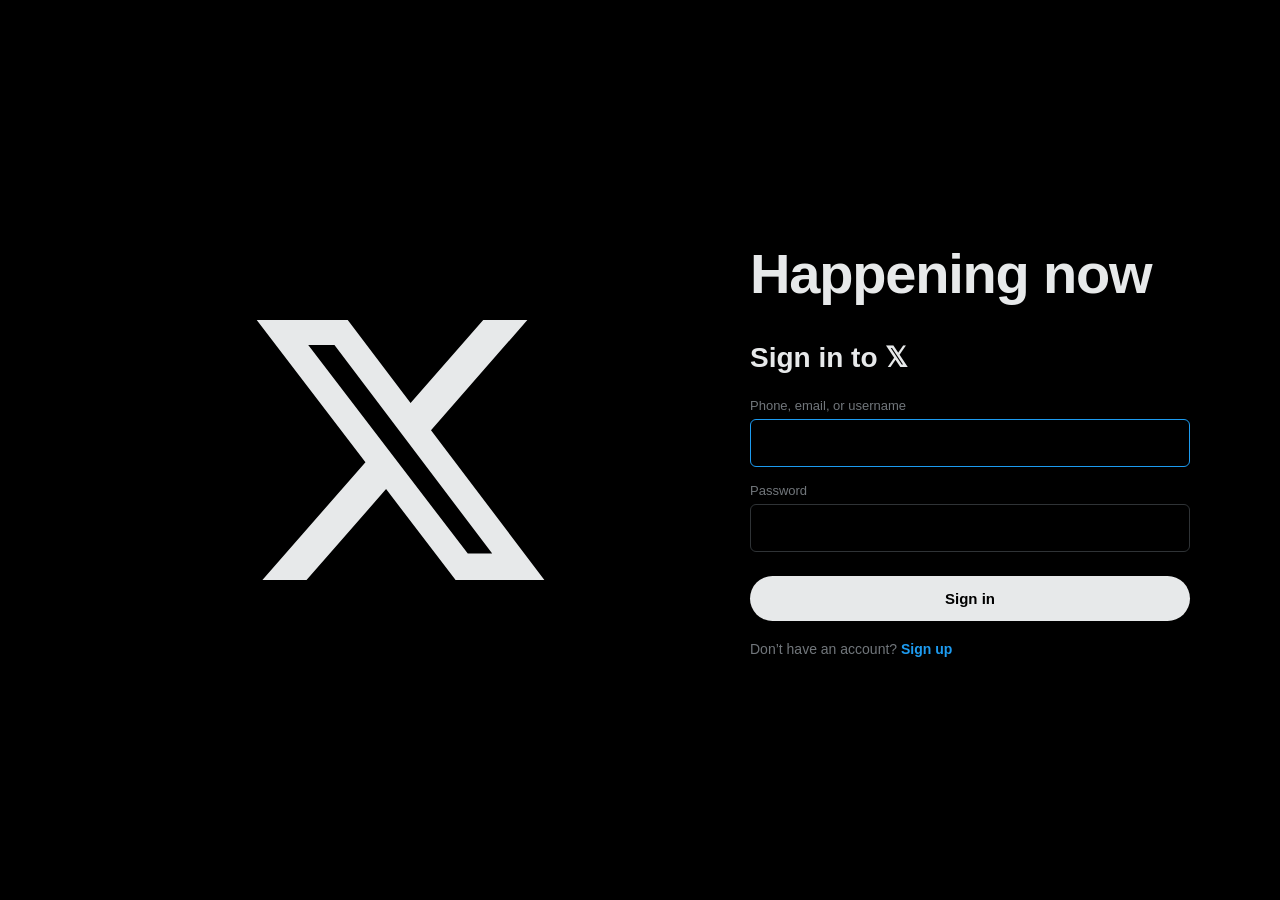
<file: index.html>
<!doctype html>
<html lang="en">
<head>
  <meta charset="UTF-8">
  <meta name="viewport" content="width=device-width, initial-scale=1.0">
  <title>𝕏. It’s what’s happening / 𝕏</title>
  <link rel="stylesheet" href="css/style.css">
</head>
<body style="overflow-x:hidden;">

<div class="auth-fullscreen">
  <div class="auth-split-wrapper">
    <!-- Left Hero Logo -->
    <div class="auth-hero-left">
      <svg viewBox="0 0 24 24" aria-hidden="true" class="icon icon-x"><g><path d="M18.244 2.25h3.308l-7.227 8.26 8.502 11.24H16.17l-5.214-6.817L4.99 21.75H1.68l7.73-8.835L1.254 2.25H8.08l4.713 6.231zm-1.161 17.52h1.833L7.084 4.126H5.117z" fill="currentColor"></path></g></svg>
    </div>

    <!-- Right Auth Form Card -->
    <div class="auth-form-right">
      <h1 class="auth-title-large">Happening now</h1>
      <h2 class="auth-subtitle" id="formHeaderTitle">Sign in to 𝕏</h2>

      <div class="auth-error-banner" id="errorNote"></div>

      <!-- Sign In Form -->
      <form id="loginForm" class="auth-form-card">
        <div class="auth-input-group">
          <label class="auth-label" for="loginEmailOrUsername">Phone, email, or username</label>
          <input type="text" id="loginEmailOrUsername" class="auth-input" required autocomplete="username" autofocus>
        </div>
        <div class="auth-input-group">
          <label class="auth-label" for="loginPassword">Password</label>
          <input type="password" id="loginPassword" class="auth-input" required autocomplete="current-password">
        </div>
        <button class="btn-auth-primary" type="submit">Sign in</button>
      </form>

      <!-- Create Account Form -->
      <form id="registerForm" class="auth-form-card" style="display:none;">
        <div class="auth-input-group">
          <label class="auth-label" for="regUsername">Username</label>
          <input type="text" id="regUsername" class="auth-input" required placeholder="Choose a username">
        </div>
        <div class="auth-input-group">
          <label class="auth-label" for="regEmail">Email address</label>
          <input type="email" id="regEmail" class="auth-input" required placeholder="name@example.com">
        </div>
        <div class="auth-input-group">
          <label class="auth-label" for="regPassword">Password</label>
          <input type="password" id="regPassword" class="auth-input" required autocomplete="new-password">
        </div>
        <button class="btn-auth-primary" type="submit">Create account</button>
      </form>

      <!-- Switch between Login and Register -->
      <div class="auth-toggle-note">
        <span id="switchToRegisterWrap">
          Don’t have an account? <a href="#" id="switchToRegister">Sign up</a>
        </span>
        <span id="switchToLoginWrap" style="display:none;">
          Already have an account? <a href="#" id="switchToLogin">Sign in</a>
        </span>
      </div>
    </div>
  </div>
</div>

<script src="js/api.js"></script>
<script src="js/auth.js"></script>
</body>
</html>
</file>
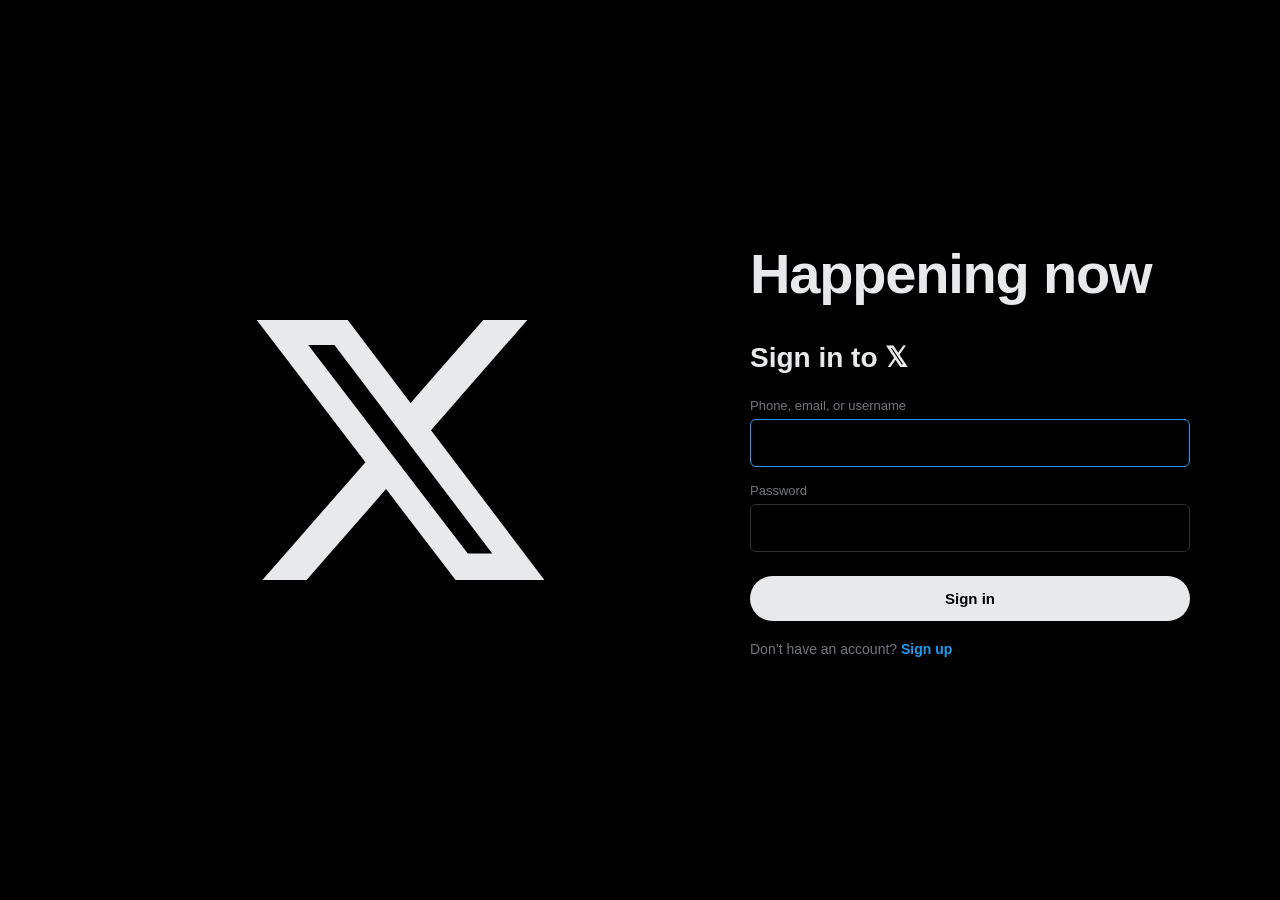
<file: feed.html>
<!doctype html>
<html lang="en">
<head>
  <meta charset="UTF-8">
  <meta name="viewport" content="width=device-width, initial-scale=1.0">
  <title>Home / 𝕏</title>
  <link rel="stylesheet" href="css/style.css">
</head>
<body>

<!-- Floating "New Posts" Pill -->
<button class="new-posts-pill" id="newPostsPill" style="display:none;">↑ Show new posts</button>

<div class="app-container">
  <!-- Left Navigation Sidebar -->
  <aside class="left-sidebar">
    <div class="left-sidebar-top">
      <a href="feed.html" class="brand-link" aria-label="𝕏">
        <svg viewBox="0 0 24 24" aria-hidden="true" class="icon icon-x"><g><path d="M18.244 2.25h3.308l-7.227 8.26 8.502 11.24H16.17l-5.214-6.817L4.99 21.75H1.68l7.73-8.835L1.254 2.25H8.08l4.713 6.231zm-1.161 17.52h1.833L7.084 4.126H5.117z" fill="currentColor"></path></g></svg>
      </a>

      <nav class="nav-menu">
        <a href="feed.html" class="nav-link active" id="navHome">
          <svg viewBox="0 0 24 24" aria-hidden="true" class="icon"><g><path d="M12 1.696L.622 8.807l1.06 1.696L3 9.679V19.5C3 20.881 4.119 22 5.5 22h13c1.381 0 2.5-1.119 2.5-2.5V9.679l1.318.824 1.06-1.696L12 1.696zM12 16.5c-1.381 0-2.5-1.119-2.5-2.5s1.119-2.5 2.5-2.5 2.5 1.119 2.5 2.5-1.119 2.5-2.5 2.5z" fill="currentColor"></path></g></svg>
          <span>Home</span>
        </a>
        <a href="#" class="nav-link" id="navExplore">
          <svg viewBox="0 0 24 24" aria-hidden="true" class="icon"><g><path d="M10.25 3.75c-3.59 0-6.5 2.91-6.5 6.5s2.91 6.5 6.5 6.5c1.795 0 3.419-.726 4.596-1.904 1.178-1.177 1.904-2.801 1.904-4.596 0-3.59-2.91-6.5-6.5-6.5zm-8.5 6.5c0-4.694 3.806-8.5 8.5-8.5s8.5 3.806 8.5 8.5c0 1.986-.682 3.815-1.824 5.262l4.781 4.781-1.414 1.414-4.781-4.781c-1.447 1.142-3.276 1.824-5.262 1.824-4.694 0-8.5-3.806-8.5-8.5z" fill="currentColor"></path></g></svg>
          <span>Explore</span>
        </a>
        <a href="#" class="nav-link" id="navNotifications">
          <svg viewBox="0 0 24 24" aria-hidden="true" class="icon"><g><path d="M21.697 16.468c-.02-.016-.06-.037-.121-.08l-1.576-.985V10.5a8 8 0 0 0-7-7.938V1.5a1 1 0 0 0-2 0v1.062a8 8 0 0 0-7 7.938v4.903l-1.576.985c-.06.043-.1.064-.12.08A1.996 1.996 0 0 0 1.5 18.25h5.586a5.002 5.002 0 0 0 9.828 0H22.5c.82 0 1.54-.5 1.83-1.25.29-.75.09-1.6-.633-2.532zM12 21.25a3.003 3.003 0 0 1-2.83-2h5.66a3.003 3.003 0 0 1-2.83 2zm8.5-5H3.5v-.546l1.79-1.12c.44-.274.71-.75.71-1.266V10.5a6 6 0 1 1 12 0v2.818c0 .515.27.992.71 1.266l1.79 1.12v.546z" fill="currentColor"></path></g></svg>
          <span>Notifications</span>
        </a>
        <a href="#" class="nav-link" id="navBookmarks">
          <svg viewBox="0 0 24 24" aria-hidden="true" class="icon"><g><path d="M4 4.5C4 3.12 5.119 2 6.5 2h11C18.881 2 20 3.12 20 4.5v18.44l-8-5.71-8 5.71V4.5zM6.5 4c-.276 0-.5.22-.5.5v14.56l6-4.29 6 4.29V4.5c0-.28-.224-.5-.5-.5h-11z" fill="currentColor"></path></g></svg>
          <span>Bookmarks</span>
        </a>
        <a href="profile.html" class="nav-link" id="profileLink">
          <svg viewBox="0 0 24 24" aria-hidden="true" class="icon"><g><path d="M12 11.815c1.93 0 3.5-1.57 3.5-3.5s-1.57-3.5-3.5-3.5-3.5 1.57-3.5 3.5 1.57 3.5 3.5 3.5zm0-9c3.032 0 5.5 2.467 5.5 5.5s-2.468 5.5-5.5 5.5-5.5-2.467-5.5-5.5 2.468-5.5 5.5-5.5zm8 19.185H4a1 1 0 0 1-1-1v-.5c0-4.418 3.582-8 8-8s8 3.582 8 8v.5a1 1 0 0 1-1 1zm-14.93-2h13.86c-.53-2.82-3-5-6.93-5s-6.4 2.18-6.93 5z" fill="currentColor"></path></g></svg>
          <span>Profile</span>
        </a>
      </nav>

      <button class="btn-sidebar-post" id="btnSidebarPost">
        <span>Post</span>
      </button>
    </div>

    <!-- Current User Account Pill -->
    <div class="user-menu-wrap">
      <div class="user-dropdown" id="userDropdown">
        <button class="dropdown-item" id="signOutBtn">
          Log out <span id="dropdownHandle">@user</span>
        </button>
      </div>

      <button class="user-pill" id="userPillBtn">
        <div class="user-pill-info">
          <div id="sidebarAvatar"></div>
          <div class="user-pill-names">
            <div class="user-pill-name" id="sidebarName">User</div>
            <div class="user-pill-handle" id="sidebarHandle">@user</div>
          </div>
        </div>
        <svg viewBox="0 0 24 24" aria-hidden="true" class="icon icon-more"><g><path d="M3 12c0-1.1.9-2 2-2s2 .9 2 2-.9 2-2 2-2-.9-2-2zm9 2c1.1 0 2-.9 2-2s-.9-2-2-2-2 .9-2 2 .9 2 2 2zm7 0c1.1 0 2-.9 2-2s-.9-2-2-2-2 .9-2 2 .9 2 2 2z" fill="currentColor"></path></g></svg>
      </button>
    </div>
  </aside>

  <!-- Center Main Timeline -->
  <main class="main-timeline">
    <!-- Top Sticky Header with Tabs -->
    <header class="sticky-header">
      <div class="header-top">
        <h1 class="header-heading" id="timelineTitle">Home</h1>
      </div>
      <div class="tabs-strip" id="tabsStrip">
        <button class="tab-btn active" id="tabForYou">
          For you
          <span class="tab-indicator"></span>
        </button>
        <button class="tab-btn" id="tabFollowing">
          Following
          <span class="tab-indicator"></span>
        </button>
      </div>
    </header>

    <!-- Tweet Composer -->
    <section class="tweet-composer" id="composerSection">
      <div id="composerAvatar"></div>
      <div class="composer-main">
        <textarea id="composerText" class="composer-input" rows="2" maxlength="280" placeholder="What is happening?!"></textarea>
        
        <div class="composer-toolbar" style="position:relative;">
          <div class="composer-tools-left">
            <button class="btn-icon-tool" title="Media" type="button">
              <svg viewBox="0 0 24 24" aria-hidden="true" class="icon"><g><path d="M3 5.5C3 4.119 4.119 3 5.5 3h13C19.881 3 21 4.119 21 5.5v13c0 1.381-1.119 2.5-2.5 2.5h-13C4.119 21 3 19.881 3 18.5v-13zM5.5 5c-.276 0-.5.224-.5.5v9.086l3-3 3 3 5-5 3 3V5.5c0-.276-.224-.5-.5-.5h-13zM19 15.414l-3-3-5 5-3-3-3 3V18.5c0 .28.22.5.5.5h13c.276 0 .5-.224.5-.5v-3.086zM9.75 8.75c0 .69-.56 1.25-1.25 1.25s-1.25-.56-1.25-1.25.56-1.25 1.25-1.25 1.25.56 1.25 1.25z" fill="currentColor"></path></g></svg>
            </button>
            <button class="btn-icon-tool" title="GIF" type="button">
              <svg viewBox="0 0 24 24" aria-hidden="true" class="icon"><g><path d="M3 5.5C3 4.12 4.12 3 5.5 3h13C19.88 3 21 4.12 21 5.5v13c0 1.38-1.12 2.5-2.5 2.5h-13C4.12 21 3 19.88 3 18.5v-13zM5.5 5c-.28 0-.5.22-.5.5v13c0 .28.22.5.5.5h13c.28 0 .5-.22.5-.5v-13c0-.28-.22-.5-.5-.5h-13zM10 8H7v8h3v-2H8.5v-1H10V8zm4 0h-2v8h2V8zm4 0h-3.5v8h1.5v-3h1.5v-1.5H16V9.5h2V8z" fill="currentColor"></path></g></svg>
            </button>
            <button class="btn-icon-tool" id="mainComposerEmojiBtn" title="Emoji" type="button">
              <svg viewBox="0 0 24 24" aria-hidden="true" class="icon"><g><path d="M8 9.5C8 8.67 8.67 8 9.5 8s1.5.67 1.5 1.5-.67 1.5-1.5 1.5S8 10.33 8 9.5zm6 0c0-.83.67-1.5 1.5-1.5s1.5.67 1.5 1.5-.67 1.5-1.5 1.5-1.5-.67-1.5-1.5zM12 18c2.28 0 4.22-1.66 5-4H7c.78 2.34 2.72 4 5 4zm-9-6C3 7.03 7.03 3 12 3s9 4.03 9 9-4.03 9-9 9-9-4.03-9-9zm2 0c0 3.86 3.14 7 7 7s7-3.14 7-7-3.14-7-7-7-7 3.14-7 7z" fill="currentColor"></path></g></svg>
            </button>
          </div>
          
          <div class="composer-tools-right">
            <span class="char-counter" id="charCounter">280</span>
            <button class="btn-post-submit" id="postBtn" disabled>Post</button>
          </div>
        </div>
      </div>
    </section>

    <!-- Tweets Stream -->
    <section class="tweet-stream" id="feedList">
      <div class="empty-state">
        <div class="empty-state-title">Loading posts…</div>
      </div>
    </section>
  </main>

  <!-- Right Sidebar -->
  <aside class="right-sidebar">
    <!-- Sticky Search Input -->
    <div class="search-sticky-box">
      <div class="search-field">
        <svg viewBox="0 0 24 24" aria-hidden="true" class="icon"><g><path d="M10.25 3.75c-3.59 0-6.5 2.91-6.5 6.5s2.91 6.5 6.5 6.5c1.795 0 3.419-.726 4.596-1.904 1.178-1.177 1.904-2.801 1.904-4.596 0-3.59-2.91-6.5-6.5-6.5zm-8.5 6.5c0-4.694 3.806-8.5 8.5-8.5s8.5 3.806 8.5 8.5c0 1.986-.682 3.815-1.824 5.262l4.781 4.781-1.414 1.414-4.781-4.781c-1.447 1.142-3.276 1.824-5.262 1.824-4.694 0-8.5-3.806-8.5-8.5z" fill="currentColor"></path></g></svg>
        <input type="text" id="searchInput" class="search-input" placeholder="Search">
      </div>
    </div>

    <!-- Search Results Panel (shown when searching) -->
    <div class="sidebar-card" id="searchCard" style="display:none;">
      <div class="sidebar-card-title">Search results</div>
      <div id="searchResults"></div>
    </div>

    <!-- What's happening (Trending) -->
    <div class="sidebar-card">
      <div class="sidebar-card-title">What’s happening</div>
      <div id="trendingList">
        <div class="empty-state" style="padding:16px;">Loading trends…</div>
      </div>
    </div>

    <!-- Who to follow -->
    <div class="sidebar-card" id="whoToFollowCard">
      <div class="sidebar-card-title">Who to follow</div>
      <div id="whoToFollowList">
        <div class="empty-state" style="padding:16px;">Loading suggestions…</div>
      </div>
    </div>

    <!-- Legal Footer -->
    <div class="sidebar-footer-links">
      <a href="#">Terms of Service</a>
      <a href="#">Privacy Policy</a>
      <a href="#">Cookie Policy</a>
      <a href="#">Accessibility</a>
      <span>© 2026 𝕏 Corp.</span>
    </div>
  </aside>
</div>

<!-- 𝕏 Reply Modal -->
<div class="modal-overlay" id="replyModal">
  <div class="modal-card">
    <div class="modal-header-bar">
      <button class="btn-modal-close" id="closeReplyModalBtn" aria-label="Close">
        <svg viewBox="0 0 24 24" aria-hidden="true" class="icon"><g><path d="M10.59 12L4.54 5.96l1.42-1.42L12 10.59l6.04-6.05 1.42 1.42L13.41 12l6.05 6.04-1.42 1.42L12 13.41l-6.04 6.05-1.42-1.42L10.59 12z" fill="currentColor"></path></g></svg>
      </button>
    </div>

    <!-- Parent Tweet Preview -->
    <div class="modal-parent-row">
      <div class="parent-avatar-col">
        <div id="modalParentAvatar"></div>
        <div class="thread-connector"></div>
      </div>
      <div class="parent-content-col">
        <div class="tweet-meta-row">
          <div class="tweet-author-info">
            <span class="tweet-author-name" id="modalParentName"></span>
            <span class="tweet-author-handle" id="modalParentHandle"></span>
            <span class="tweet-dot">·</span>
            <span class="tweet-time" id="modalParentTime"></span>
          </div>
        </div>
        <div class="tweet-text" id="modalParentText"></div>
      </div>
    </div>

    <div class="replying-to-note">
      Replying to <span id="modalReplyingToHandle">@user</span>
    </div>

    <!-- Reply Input Row -->
    <div class="modal-reply-row">
      <div id="modalMyAvatar"></div>
      <div class="composer-main">
        <textarea id="modalReplyText" class="composer-input" rows="3" maxlength="280" placeholder="Post your reply"></textarea>
        
        <div class="composer-toolbar" style="position:relative;">
          <div class="composer-tools-left">
            <button class="btn-icon-tool" type="button"><svg viewBox="0 0 24 24" aria-hidden="true" class="icon"><g><path d="M3 5.5C3 4.119 4.119 3 5.5 3h13C19.881 3 21 4.119 21 5.5v13c0 1.381-1.119 2.5-2.5 2.5h-13C4.119 21 3 19.881 3 18.5v-13zM5.5 5c-.276 0-.5.224-.5.5v9.086l3-3 3 3 5-5 3 3V5.5c0-.276-.224-.5-.5-.5h-13zM19 15.414l-3-3-5 5-3-3-3 3V18.5c0 .28.22.5.5.5h13c.276 0 .5-.224.5-.5v-3.086zM9.75 8.75c0 .69-.56 1.25-1.25 1.25s-1.25-.56-1.25-1.25.56-1.25 1.25-1.25 1.25.56 1.25 1.25z" fill="currentColor"></path></g></svg></button>
            <button class="btn-icon-tool" id="modalReplyEmojiBtn" type="button"><svg viewBox="0 0 24 24" aria-hidden="true" class="icon"><g><path d="M8 9.5C8 8.67 8.67 8 9.5 8s1.5.67 1.5 1.5-.67 1.5-1.5 1.5S8 10.33 8 9.5zm6 0c0-.83.67-1.5 1.5-1.5s1.5.67 1.5 1.5-.67 1.5-1.5 1.5-1.5-.67-1.5-1.5zM12 18c2.28 0 4.22-1.66 5-4H7c.78 2.34 2.72 4 5 4zm-9-6C3 7.03 7.03 3 12 3s9 4.03 9 9-4.03 9-9 9-9-4.03-9-9zm2 0c0 3.86 3.14 7 7 7s7-3.14 7-7-3.14-7-7-7-7 3.14-7 7z" fill="currentColor"></path></g></svg></button>
          </div>
          <div class="composer-tools-right">
            <span class="char-counter" id="modalCharCounter">280</span>
            <button class="btn-post-submit" id="modalReplyBtn" disabled>Reply</button>
          </div>
        </div>
      </div>
    </div>
  </div>
</div>

<!-- 𝕏 Quote Tweet Modal (`POST /api/tweets/:id/quote`) -->
<div class="modal-overlay" id="quoteModal">
  <div class="modal-card">
    <div class="modal-header-bar">
      <button class="btn-modal-close" id="closeQuoteModalBtn" aria-label="Close">
        <svg viewBox="0 0 24 24" aria-hidden="true" class="icon"><g><path d="M10.59 12L4.54 5.96l1.42-1.42L12 10.59l6.04-6.05 1.42 1.42L13.41 12l6.05 6.04-1.42 1.42L12 13.41l-6.04 6.05-1.42-1.42L10.59 12z" fill="currentColor"></path></g></svg>
      </button>
    </div>

    <div class="modal-reply-row">
      <div id="quoteMyAvatar"></div>
      <div class="composer-main">
        <textarea id="quoteCommentText" class="composer-input" rows="2" maxlength="280" placeholder="Add a comment"></textarea>
        
        <!-- Embedded Preview of Original Tweet -->
        <div class="tweet-quote-box" id="quoteTweetPreview">
          <div class="tweet-meta-row">
            <div class="tweet-author-info">
              <span class="tweet-author-name" id="quoteParentName"></span>
              <span class="tweet-author-handle" id="quoteParentHandle"></span>
              <span class="tweet-dot">·</span>
              <span class="tweet-time" id="quoteParentTime"></span>
            </div>
          </div>
          <div class="tweet-text" id="quoteParentText" style="margin-top:4px;"></div>
        </div>

        <div class="composer-toolbar" style="position:relative;">
          <div class="composer-tools-left">
            <button class="btn-icon-tool" id="quoteEmojiBtn" type="button"><svg viewBox="0 0 24 24" aria-hidden="true" class="icon"><g><path d="M8 9.5C8 8.67 8.67 8 9.5 8s1.5.67 1.5 1.5-.67 1.5-1.5 1.5S8 10.33 8 9.5zm6 0c0-.83.67-1.5 1.5-1.5s1.5.67 1.5 1.5-.67 1.5-1.5 1.5-1.5-.67-1.5-1.5zM12 18c2.28 0 4.22-1.66 5-4H7c.78 2.34 2.72 4 5 4zm-9-6C3 7.03 7.03 3 12 3s9 4.03 9 9-4.03 9-9 9-9-4.03-9-9zm2 0c0 3.86 3.14 7 7 7s7-3.14 7-7-3.14-7-7-7-7 3.14-7 7z" fill="currentColor"></path></g></svg></button>
          </div>
          <div class="composer-tools-right">
            <span class="char-counter" id="quoteCharCounter">280</span>
            <button class="btn-post-submit" id="quoteSubmitBtn" disabled>Post</button>
          </div>
        </div>
      </div>
    </div>
  </div>
</div>

<!-- 𝕏 Conversation & Thread Detail Modal -->
<div class="modal-overlay" id="tweetDetailModal">
  <div class="modal-card tweet-detail-card">
    <div class="tweet-detail-header-bar">
      <button class="btn-modal-close" id="closeDetailModalBtn" aria-label="Back">
        <svg viewBox="0 0 24 24" aria-hidden="true" class="icon"><g><path d="M7.414 13l5.043 5.04-1.414 1.42L3.586 12l7.457-7.46 1.414 1.42L7.414 11H21v2H7.414z" fill="currentColor"></path></g></svg>
      </button>
      <span style="font-size:20px; font-weight:700;">Post</span>
    </div>

    <div class="tweet-detail-content">
      <!-- Main Detailed Tweet -->
      <div id="detailMainTweetContainer"></div>

      <!-- Detail Inline Reply Box -->
      <div class="tweet-detail-reply-composer">
        <div id="detailMyAvatar"></div>
        <div class="composer-main">
          <textarea id="detailReplyText" class="composer-input" rows="2" maxlength="280" placeholder="Post your reply"></textarea>
          
          <div class="composer-toolbar" style="position:relative;">
            <div class="composer-tools-left">
              <button class="btn-icon-tool" id="detailEmojiBtn" type="button"><svg viewBox="0 0 24 24" aria-hidden="true" class="icon"><g><path d="M8 9.5C8 8.67 8.67 8 9.5 8s1.5.67 1.5 1.5-.67 1.5-1.5 1.5S8 10.33 8 9.5zm6 0c0-.83.67-1.5 1.5-1.5s1.5.67 1.5 1.5-.67 1.5-1.5 1.5-1.5-.67-1.5-1.5zM12 18c2.28 0 4.22-1.66 5-4H7c.78 2.34 2.72 4 5 4zm-9-6C3 7.03 7.03 3 12 3s9 4.03 9 9-4.03 9-9 9-9-4.03-9-9zm2 0c0 3.86 3.14 7 7 7s7-3.14 7-7-3.14-7-7-7-7 3.14-7 7z" fill="currentColor"></path></g></svg></button>
            </div>
            <div class="composer-tools-right">
              <span class="char-counter" id="detailCharCounter">280</span>
              <button class="btn-post-submit" id="detailReplyBtn" disabled>Reply</button>
            </div>
          </div>
        </div>
      </div>

      <!-- Replies Stream -->
      <div class="tweet-detail-replies-stream" id="detailRepliesContainer"></div>
    </div>
  </div>
</div>

<!-- 𝕏 Delete Post Confirmation Modal -->
<div class="modal-overlay" id="deletePostModal">
  <div class="delete-modal-card">
    <div class="delete-modal-title">Delete post?</div>
    <div class="delete-modal-subtext">
      This can’t be undone and it will be removed from your profile, the timeline of any accounts that follow you, and from search results.
    </div>
    <div class="delete-modal-actions">
      <button class="btn-confirm-delete" id="btnConfirmDeletePost">Delete</button>
      <button class="btn-cancel-delete" id="btnCancelDeletePost">Cancel</button>
    </div>
  </div>
</div>

<!-- 𝕏 Compose Post Modal (Sidebar "Post" button trigger) -->
<div class="modal-overlay" id="composeModal">
  <div class="modal-card">
    <div class="modal-header-bar">
      <button class="btn-modal-close" id="closeComposeModalBtn" aria-label="Close" type="button">
        <svg viewBox="0 0 24 24" aria-hidden="true" class="icon"><g><path d="M10.59 12L4.54 5.96l1.42-1.42L12 10.59l6.04-6.05 1.42 1.42L13.41 12l6.05 6.04-1.42 1.42L12 13.41l-6.04 6.05-1.42-1.42L10.59 12z" fill="currentColor"></path></g></svg>
      </button>
    </div>
    <div class="modal-reply-row">
      <div id="modalComposeAvatar"></div>
      <div class="composer-main">
        <textarea id="modalComposeText" class="composer-input" rows="4" maxlength="280" placeholder="What is happening?!"></textarea>
        
        <div class="composer-toolbar" style="position:relative;">
          <div class="composer-tools-left">
            <button class="btn-icon-tool" type="button" title="Media"><svg viewBox="0 0 24 24" aria-hidden="true" class="icon"><g><path d="M3 5.5C3 4.119 4.119 3 5.5 3h13C19.881 3 21 4.119 21 5.5v13c0 1.381-1.119 2.5-2.5 2.5h-13C4.119 21 3 19.881 3 18.5v-13zM5.5 5c-.276 0-.5.224-.5.5v9.086l3-3 3 3 5-5 3 3V5.5c0-.276-.224-.5-.5-.5h-13zM19 15.414l-3-3-5 5-3-3-3 3V18.5c0 .28.22.5.5.5h13c.276 0 .5-.224.5-.5v-3.086zM9.75 8.75c0 .69-.56 1.25-1.25 1.25s-1.25-.56-1.25-1.25.56-1.25 1.25-1.25 1.25.56 1.25 1.25z" fill="currentColor"></path></g></svg></button>
            <button class="btn-icon-tool" type="button" title="GIF"><svg viewBox="0 0 24 24" aria-hidden="true" class="icon"><g><path d="M3 5.5C3 4.12 4.12 3 5.5 3h13C19.88 3 21 4.12 21 5.5v13c0 1.38-1.12 2.5-2.5 2.5h-13C4.12 21 3 19.88 3 18.5v-13zM5.5 5c-.28 0-.5.22-.5.5v13c0 .28.22.5.5.5h13c.28 0 .5-.22.5-.5v-13c0-.28-.22-.5-.5-.5h-13zM10 8H7v8h3v-2H8.5v-1H10V8zm4 0h-2v8h2V8zm4 0h-3.5v8h1.5v-3h1.5v-1.5H16V9.5h2V8z" fill="currentColor"></path></g></svg></button>
            <button class="btn-icon-tool" id="modalComposeEmojiBtn" title="Emoji" type="button"><svg viewBox="0 0 24 24" aria-hidden="true" class="icon"><g><path d="M8 9.5C8 8.67 8.67 8 9.5 8s1.5.67 1.5 1.5-.67 1.5-1.5 1.5S8 10.33 8 9.5zm6 0c0-.83.67-1.5 1.5-1.5s1.5.67 1.5 1.5-.67 1.5-1.5 1.5-1.5-.67-1.5-1.5zM12 18c2.28 0 4.22-1.66 5-4H7c.78 2.34 2.72 4 5 4zm-9-6C3 7.03 7.03 3 12 3s9 4.03 9 9-4.03 9-9 9-9-4.03-9-9zm2 0c0 3.86 3.14 7 7 7s7-3.14 7-7-3.14-7-7-7-7 3.14-7 7z" fill="currentColor"></path></g></svg></button>
          </div>
          <div class="composer-tools-right">
            <span class="char-counter" id="modalComposeCharCounter">280</span>
            <button class="btn-post-submit" id="modalComposeSubmitBtn" disabled>Post</button>
          </div>
        </div>
      </div>
    </div>
  </div>
</div>

<script src="js/api.js"></script>
<script src="js/feed.js"></script>
</body>
</html>
</file>
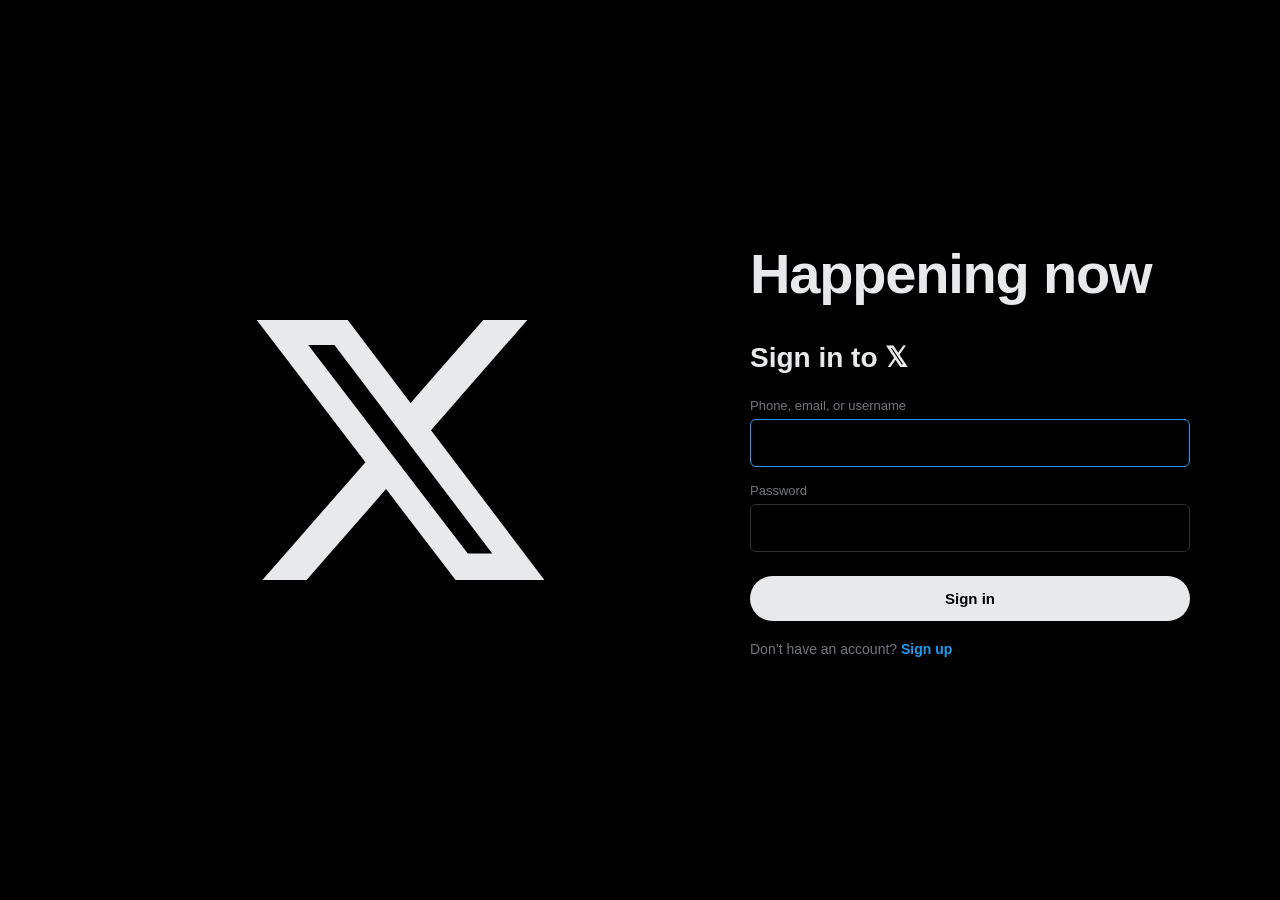
<file: profile.html>
<!doctype html>
<html lang="en">
<head>
  <meta charset="UTF-8">
  <meta name="viewport" content="width=device-width, initial-scale=1.0">
  <title>Profile / 𝕏</title>
  <link rel="stylesheet" href="css/style.css">
</head>
<body>

<div class="app-container">
  <!-- Left Navigation Sidebar -->
  <aside class="left-sidebar">
    <div class="left-sidebar-top">
      <a href="feed.html" class="brand-link" aria-label="𝕏">
        <svg viewBox="0 0 24 24" aria-hidden="true" class="icon icon-x"><g><path d="M18.244 2.25h3.308l-7.227 8.26 8.502 11.24H16.17l-5.214-6.817L4.99 21.75H1.68l7.73-8.835L1.254 2.25H8.08l4.713 6.231zm-1.161 17.52h1.833L7.084 4.126H5.117z" fill="currentColor"></path></g></svg>
      </a>

      <nav class="nav-menu">
        <a href="feed.html" class="nav-link" id="navHome">
          <svg viewBox="0 0 24 24" aria-hidden="true" class="icon"><g><path d="M12 1.696L.622 8.807l1.06 1.696L3 9.679V19.5C3 20.881 4.119 22 5.5 22h13c1.381 0 2.5-1.119 2.5-2.5V9.679l1.318.824 1.06-1.696L12 1.696zM12 16.5c-1.381 0-2.5-1.119-2.5-2.5s1.119-2.5 2.5-2.5 2.5 1.119 2.5 2.5-1.119 2.5-2.5 2.5z" fill="currentColor"></path></g></svg>
          <span>Home</span>
        </a>
        <a href="feed.html" class="nav-link" id="navExplore">
          <svg viewBox="0 0 24 24" aria-hidden="true" class="icon"><g><path d="M10.25 3.75c-3.59 0-6.5 2.91-6.5 6.5s2.91 6.5 6.5 6.5c1.795 0 3.419-.726 4.596-1.904 1.178-1.177 1.904-2.801 1.904-4.596 0-3.59-2.91-6.5-6.5-6.5zm-8.5 6.5c0-4.694 3.806-8.5 8.5-8.5s8.5 3.806 8.5 8.5c0 1.986-.682 3.815-1.824 5.262l4.781 4.781-1.414 1.414-4.781-4.781c-1.447 1.142-3.276 1.824-5.262 1.824-4.694 0-8.5-3.806-8.5-8.5z" fill="currentColor"></path></g></svg>
          <span>Explore</span>
        </a>
        <a href="feed.html" class="nav-link" id="navNotifications">
          <svg viewBox="0 0 24 24" aria-hidden="true" class="icon"><g><path d="M21.697 16.468c-.02-.016-.06-.037-.121-.08l-1.576-.985V10.5a8 8 0 0 0-7-7.938V1.5a1 1 0 0 0-2 0v1.062a8 8 0 0 0-7 7.938v4.903l-1.576.985c-.06.043-.1.064-.12.08A1.996 1.996 0 0 0 1.5 18.25h5.586a5.002 5.002 0 0 0 9.828 0H22.5c.82 0 1.54-.5 1.83-1.25.29-.75.09-1.6-.633-2.532zM12 21.25a3.003 3.003 0 0 1-2.83-2h5.66a3.003 3.003 0 0 1-2.83 2zm8.5-5H3.5v-.546l1.79-1.12c.44-.274.71-.75.71-1.266V10.5a6 6 0 1 1 12 0v2.818c0 .515.27.992.71 1.266l1.79 1.12v.546z" fill="currentColor"></path></g></svg>
          <span>Notifications</span>
        </a>
        <a href="feed.html" class="nav-link" id="navBookmarks">
          <svg viewBox="0 0 24 24" aria-hidden="true" class="icon"><g><path d="M4 4.5C4 3.12 5.119 2 6.5 2h11C18.881 2 20 3.12 20 4.5v18.44l-8-5.71-8 5.71V4.5zM6.5 4c-.276 0-.5.22-.5.5v14.56l6-4.29 6 4.29V4.5c0-.28-.224-.5-.5-.5h-11z" fill="currentColor"></path></g></svg>
          <span>Bookmarks</span>
        </a>
        <a href="profile.html" class="nav-link active" id="profileLink">
          <svg viewBox="0 0 24 24" aria-hidden="true" class="icon"><g><path d="M12 11.815c1.93 0 3.5-1.57 3.5-3.5s-1.57-3.5-3.5-3.5-3.5 1.57-3.5 3.5 1.57 3.5 3.5 3.5zm0-9c3.032 0 5.5 2.467 5.5 5.5s-2.468 5.5-5.5 5.5-5.5-2.467-5.5-5.5 2.468-5.5 5.5-5.5zm8 19.185H4a1 1 0 0 1-1-1v-.5c0-4.418 3.582-8 8-8s8 3.582 8 8v.5a1 1 0 0 1-1 1zm-14.93-2h13.86c-.53-2.82-3-5-6.93-5s-6.4 2.18-6.93 5z" fill="currentColor"></path></g></svg>
          <span>Profile</span>
        </a>
      </nav>

      <button class="btn-sidebar-post" id="btnSidebarPost" type="button">
        <span>Post</span>
      </button>
    </div>

    <!-- User Account Pill -->
    <div class="user-menu-wrap">
      <div class="user-dropdown" id="userDropdown">
        <button class="dropdown-item" id="signOutBtn">
          Log out <span id="dropdownHandle">@user</span>
        </button>
      </div>

      <button class="user-pill" id="userPillBtn">
        <div class="user-pill-info">
          <div id="sidebarAvatar"></div>
          <div class="user-pill-names">
            <div class="user-pill-name" id="sidebarName">User</div>
            <div class="user-pill-handle" id="sidebarHandle">@user</div>
          </div>
        </div>
        <svg viewBox="0 0 24 24" aria-hidden="true" class="icon icon-more"><g><path d="M3 12c0-1.1.9-2 2-2s2 .9 2 2-.9 2-2 2-2-.9-2-2zm9 2c1.1 0 2-.9 2-2s-.9-2-2-2-2 .9-2 2 .9 2 2 2zm7 0c1.1 0 2-.9 2-2s-.9-2-2-2-2 .9-2 2 .9 2 2 2z" fill="currentColor"></path></g></svg>
      </button>
    </div>
  </aside>

  <!-- Center Profile Timeline -->
  <main class="main-timeline">
    <!-- Sticky Header with Back Button -->
    <div class="profile-top-bar">
      <a href="feed.html" class="btn-back-arrow" aria-label="Back">
        <svg viewBox="0 0 24 24" aria-hidden="true" class="icon"><g><path d="M7.414 13l5.043 5.04-1.414 1.42L3.586 12l7.457-7.46 1.414 1.42L7.414 11H21v2H7.414z" fill="currentColor"></path></g></svg>
      </a>
      <div class="profile-header-text">
        <div class="profile-header-title" id="profileHeaderName">Profile</div>
        <div class="profile-header-count" id="profileHeaderCount">0 posts</div>
      </div>
    </div>

    <!-- Profile Details & Banner -->
    <div id="profileHead">
      <div class="empty-state">Loading profile…</div>
    </div>

    <!-- Profile Navigation Tabs -->
    <div class="tabs-strip profile-nav-tabs">
      <button class="tab-btn active">
        Posts
        <span class="tab-indicator"></span>
      </button>
      <button class="tab-btn">Replies</button>
      <button class="tab-btn">Highlights</button>
      <button class="tab-btn">Media</button>
      <button class="tab-btn">Likes</button>
    </div>

    <!-- Profile Posts Stream -->
    <section class="tweet-stream" id="profileTweets">
      <div class="empty-state">
        <div class="empty-state-title">Loading posts…</div>
      </div>
    </section>
  </main>

  <!-- Right Sidebar -->
  <aside class="right-sidebar">
    <div class="search-sticky-box">
      <div class="search-field">
        <svg viewBox="0 0 24 24" aria-hidden="true" class="icon"><g><path d="M10.25 3.75c-3.59 0-6.5 2.91-6.5 6.5s2.91 6.5 6.5 6.5c1.795 0 3.419-.726 4.596-1.904 1.178-1.177 1.904-2.801 1.904-4.596 0-3.59-2.91-6.5-6.5-6.5zm-8.5 6.5c0-4.694 3.806-8.5 8.5-8.5s8.5 3.806 8.5 8.5c0 1.986-.682 3.815-1.824 5.262l4.781 4.781-1.414 1.414-4.781-4.781c-1.447 1.142-3.276 1.824-5.262 1.824-4.694 0-8.5-3.806-8.5-8.5z" fill="currentColor"></path></g></svg>
        <input type="text" class="search-input" placeholder="Search" onclick="window.location.href='feed.html'">
      </div>
    </div>

    <div class="sidebar-card">
      <div class="sidebar-card-title">You might like</div>
      <div id="whoToFollowList">
        <div class="empty-state" style="padding:16px;">Loading suggestions…</div>
      </div>
    </div>

    <div class="sidebar-footer-links">
      <a href="#">Terms of Service</a>
      <a href="#">Privacy Policy</a>
      <a href="#">Cookie Policy</a>
      <span>© 2026 𝕏 Corp.</span>
    </div>
  </aside>
</div>

<!-- 𝕏 Edit Profile Modal (`PUT /api/users/profile`) -->
<div class="modal-overlay" id="editProfileModal">
  <div class="modal-card edit-profile-card">
    <div class="edit-profile-header">
      <div style="display:flex; align-items:center; gap:16px;">
        <button class="btn-modal-close" id="closeEditProfileModalBtn" aria-label="Close">
          <svg viewBox="0 0 24 24" aria-hidden="true" class="icon"><g><path d="M10.59 12L4.54 5.96l1.42-1.42L12 10.59l6.04-6.05 1.42 1.42L13.41 12l6.05 6.04-1.42 1.42L12 13.41l-6.04 6.05-1.42-1.42L10.59 12z" fill="currentColor"></path></g></svg>
        </button>
        <span style="font-size:20px; font-weight:700;">Edit profile</span>
      </div>
      <button class="btn-save-profile" id="saveProfileBtn">Save</button>
    </div>

    <div class="edit-profile-body">
      <div class="auth-input-group">
        <label class="auth-label" for="editDisplayName">Name</label>
        <input type="text" id="editDisplayName" class="auth-input" maxlength="50" placeholder="Display name">
      </div>
      <div class="auth-input-group">
        <label class="auth-label" for="editBio">Bio</label>
        <textarea id="editBio" class="auth-input" rows="3" maxlength="160" placeholder="Tell the world about yourself"></textarea>
      </div>
      <div class="auth-input-group">
        <label class="auth-label" for="editAvatar">Avatar URL (optional)</label>
        <input type="url" id="editAvatar" class="auth-input" placeholder="https://example.com/avatar.jpg">
      </div>
    </div>
  </div>
</div>

<!-- 𝕏 Conversation & Thread Detail Modal -->
<div class="modal-overlay" id="tweetDetailModal">
  <div class="modal-card tweet-detail-card">
    <div class="tweet-detail-header-bar">
      <button class="btn-modal-close" id="closeDetailModalBtn" aria-label="Back">
        <svg viewBox="0 0 24 24" aria-hidden="true" class="icon"><g><path d="M7.414 13l5.043 5.04-1.414 1.42L3.586 12l7.457-7.46 1.414 1.42L7.414 11H21v2H7.414z" fill="currentColor"></path></g></svg>
      </button>
      <span style="font-size:20px; font-weight:700;">Post</span>
    </div>

    <div class="tweet-detail-content">
      <div id="detailMainTweetContainer"></div>

      <!-- Detail Inline Reply Box -->
      <div class="tweet-detail-reply-composer">
        <div id="detailMyAvatar"></div>
        <div class="composer-main">
          <textarea id="detailReplyText" class="composer-input" rows="2" maxlength="280" placeholder="Post your reply"></textarea>
          
          <div class="composer-toolbar" style="position:relative;">
            <div class="composer-tools-left">
              <button class="btn-icon-tool" id="detailEmojiBtn" title="Emoji" type="button"><svg viewBox="0 0 24 24" aria-hidden="true" class="icon"><g><path d="M8 9.5C8 8.67 8.67 8 9.5 8s1.5.67 1.5 1.5-.67 1.5-1.5 1.5S8 10.33 8 9.5zm6 0c0-.83.67-1.5 1.5-1.5s1.5.67 1.5 1.5-.67 1.5-1.5 1.5-1.5-.67-1.5-1.5zM12 18c2.28 0 4.22-1.66 5-4H7c.78 2.34 2.72 4 5 4zm-9-6C3 7.03 7.03 3 12 3s9 4.03 9 9-4.03 9-9 9-9-4.03-9-9zm2 0c0 3.86 3.14 7 7 7s7-3.14 7-7-3.14-7-7-7-7 3.14-7 7z" fill="currentColor"></path></g></svg></button>
            </div>
            <div class="composer-tools-right">
              <span class="char-counter" id="detailCharCounter">280</span>
              <button class="btn-post-submit" id="detailReplyBtn" disabled>Reply</button>
            </div>
          </div>
        </div>
      </div>

      <!-- Replies Stream -->
      <div class="tweet-detail-replies-stream" id="detailRepliesContainer"></div>
    </div>
  </div>
</div>

<!-- 𝕏 Delete Post Confirmation Modal -->
<div class="modal-overlay" id="deletePostModal">
  <div class="delete-modal-card">
    <div class="delete-modal-title">Delete post?</div>
    <div class="delete-modal-subtext">
      This can’t be undone and it will be removed from your profile, the timeline of any accounts that follow you, and from search results.
    </div>
    <div class="delete-modal-actions">
      <button class="btn-confirm-delete" id="btnConfirmDeletePost">Delete</button>
      <button class="btn-cancel-delete" id="btnCancelDeletePost">Cancel</button>
    </div>
  </div>
</div>

<!-- 𝕏 Reply Modal -->
<div class="modal-overlay" id="replyModal">
  <div class="modal-card">
    <div class="modal-header-bar">
      <button class="btn-modal-close" id="closeReplyModalBtn" aria-label="Close">
        <svg viewBox="0 0 24 24" aria-hidden="true" class="icon"><g><path d="M10.59 12L4.54 5.96l1.42-1.42L12 10.59l6.04-6.05 1.42 1.42L13.41 12l6.05 6.04-1.42 1.42L12 13.41l-6.04 6.05-1.42-1.42L10.59 12z" fill="currentColor"></path></g></svg>
      </button>
    </div>
    <div class="modal-parent-row">
      <div class="parent-avatar-col">
        <div id="modalParentAvatar"></div>
        <div class="thread-connector"></div>
      </div>
      <div class="parent-content-col">
        <div class="tweet-meta-row">
          <div class="tweet-author-info">
            <span class="tweet-author-name" id="modalParentName"></span>
            <span class="tweet-author-handle" id="modalParentHandle"></span>
            <span class="tweet-dot">·</span>
            <span class="tweet-time" id="modalParentTime"></span>
          </div>
        </div>
        <div class="tweet-text" id="modalParentText"></div>
      </div>
    </div>
    <div class="replying-to-note">
      Replying to <span id="modalReplyingToHandle">@user</span>
    </div>
    <div class="modal-reply-row">
      <div id="modalMyAvatar"></div>
      <div class="composer-main">
        <textarea id="modalReplyText" class="composer-input" rows="3" maxlength="280" placeholder="Post your reply"></textarea>
        <div class="composer-toolbar" style="position:relative;">
          <div class="composer-tools-left">
            <button class="btn-icon-tool" id="modalReplyEmojiBtn" title="Emoji" type="button"><svg viewBox="0 0 24 24" aria-hidden="true" class="icon"><g><path d="M8 9.5C8 8.67 8.67 8 9.5 8s1.5.67 1.5 1.5-.67 1.5-1.5 1.5S8 10.33 8 9.5zm6 0c0-.83.67-1.5 1.5-1.5s1.5.67 1.5 1.5-.67 1.5-1.5 1.5-1.5-.67-1.5-1.5zM12 18c2.28 0 4.22-1.66 5-4H7c.78 2.34 2.72 4 5 4zm-9-6C3 7.03 7.03 3 12 3s9 4.03 9 9-4.03 9-9 9-9-4.03-9-9zm2 0c0 3.86 3.14 7 7 7s7-3.14 7-7-3.14-7-7-7-7 3.14-7 7z" fill="currentColor"></path></g></svg></button>
          </div>
          <div class="composer-tools-right">
            <span class="char-counter" id="modalCharCounter">280</span>
            <button class="btn-post-submit" id="modalReplyBtn" disabled>Reply</button>
          </div>
        </div>
      </div>
    </div>
  </div>
</div>

<!-- 𝕏 Quote Modal -->
<div class="modal-overlay" id="quoteModal">
  <div class="modal-card">
    <div class="modal-header-bar">
      <button class="btn-modal-close" id="closeQuoteModalBtn" aria-label="Close">
        <svg viewBox="0 0 24 24" aria-hidden="true" class="icon"><g><path d="M10.59 12L4.54 5.96l1.42-1.42L12 10.59l6.04-6.05 1.42 1.42L13.41 12l6.05 6.04-1.42 1.42L12 13.41l-6.04 6.05-1.42-1.42L10.59 12z" fill="currentColor"></path></g></svg>
      </button>
    </div>
    <div class="modal-reply-row">
      <div id="quoteMyAvatar"></div>
      <div class="composer-main">
        <textarea id="quoteCommentText" class="composer-input" rows="2" maxlength="280" placeholder="Add a comment"></textarea>
        <div class="tweet-quote-box" id="quoteTweetPreview">
          <div class="tweet-meta-row">
            <div class="tweet-author-info">
              <span class="tweet-author-name" id="quoteParentName"></span>
              <span class="tweet-author-handle" id="quoteParentHandle"></span>
              <span class="tweet-dot">·</span>
              <span class="tweet-time" id="quoteParentTime"></span>
            </div>
          </div>
          <div class="tweet-text" id="quoteParentText" style="margin-top:4px;"></div>
        </div>
        <div class="composer-toolbar" style="position:relative;">
          <div class="composer-tools-left">
            <button class="btn-icon-tool" id="quoteEmojiBtn" title="Emoji" type="button"><svg viewBox="0 0 24 24" aria-hidden="true" class="icon"><g><path d="M8 9.5C8 8.67 8.67 8 9.5 8s1.5.67 1.5 1.5-.67 1.5-1.5 1.5S8 10.33 8 9.5zm6 0c0-.83.67-1.5 1.5-1.5s1.5.67 1.5 1.5-.67 1.5-1.5 1.5-1.5-.67-1.5-1.5zM12 18c2.28 0 4.22-1.66 5-4H7c.78 2.34 2.72 4 5 4zm-9-6C3 7.03 7.03 3 12 3s9 4.03 9 9-4.03 9-9 9-9-4.03-9-9zm2 0c0 3.86 3.14 7 7 7s7-3.14 7-7-3.14-7-7-7-7 3.14-7 7z" fill="currentColor"></path></g></svg></button>
          </div>
          <div class="composer-tools-right">
            <span class="char-counter" id="quoteCharCounter">280</span>
            <button class="btn-post-submit" id="quoteSubmitBtn" disabled>Post</button>
          </div>
        </div>
      </div>
    </div>
  </div>
</div>

<!-- 𝕏 Compose Post Modal (Sidebar "Post" button trigger) -->
<div class="modal-overlay" id="composeModal">
  <div class="modal-card">
    <div class="modal-header-bar">
      <button class="btn-modal-close" id="closeComposeModalBtn" aria-label="Close" type="button">
        <svg viewBox="0 0 24 24" aria-hidden="true" class="icon"><g><path d="M10.59 12L4.54 5.96l1.42-1.42L12 10.59l6.04-6.05 1.42 1.42L13.41 12l6.05 6.04-1.42 1.42L12 13.41l-6.04 6.05-1.42-1.42L10.59 12z" fill="currentColor"></path></g></svg>
      </button>
    </div>
    <div class="modal-reply-row">
      <div id="modalComposeAvatar"></div>
      <div class="composer-main">
        <textarea id="modalComposeText" class="composer-input" rows="4" maxlength="280" placeholder="What is happening?!"></textarea>
        
        <div class="composer-toolbar" style="position:relative;">
          <div class="composer-tools-left">
            <button class="btn-icon-tool" type="button" title="Media"><svg viewBox="0 0 24 24" aria-hidden="true" class="icon"><g><path d="M3 5.5C3 4.119 4.119 3 5.5 3h13C19.881 3 21 4.119 21 5.5v13c0 1.381-1.119 2.5-2.5 2.5h-13C4.119 21 3 19.881 3 18.5v-13zM5.5 5c-.276 0-.5.224-.5.5v9.086l3-3 3 3 5-5 3 3V5.5c0-.276-.224-.5-.5-.5h-13zM19 15.414l-3-3-5 5-3-3-3 3V18.5c0 .28.22.5.5.5h13c.276 0 .5-.224.5-.5v-3.086zM9.75 8.75c0 .69-.56 1.25-1.25 1.25s-1.25-.56-1.25-1.25.56-1.25 1.25-1.25 1.25.56 1.25 1.25z" fill="currentColor"></path></g></svg></button>
            <button class="btn-icon-tool" type="button" title="GIF"><svg viewBox="0 0 24 24" aria-hidden="true" class="icon"><g><path d="M3 5.5C3 4.12 4.12 3 5.5 3h13C19.88 3 21 4.12 21 5.5v13c0 1.38-1.12 2.5-2.5 2.5h-13C4.12 21 3 19.88 3 18.5v-13zM5.5 5c-.28 0-.5.22-.5.5v13c0 .28.22.5.5.5h13c.28 0 .5-.22.5-.5v-13c0-.28-.22-.5-.5-.5h-13zM10 8H7v8h3v-2H8.5v-1H10V8zm4 0h-2v8h2V8zm4 0h-3.5v8h1.5v-3h1.5v-1.5H16V9.5h2V8z" fill="currentColor"></path></g></svg></button>
            <button class="btn-icon-tool" id="modalComposeEmojiBtn" title="Emoji" type="button"><svg viewBox="0 0 24 24" aria-hidden="true" class="icon"><g><path d="M8 9.5C8 8.67 8.67 8 9.5 8s1.5.67 1.5 1.5-.67 1.5-1.5 1.5S8 10.33 8 9.5zm6 0c0-.83.67-1.5 1.5-1.5s1.5.67 1.5 1.5-.67 1.5-1.5 1.5-1.5-.67-1.5-1.5zM12 18c2.28 0 4.22-1.66 5-4H7c.78 2.34 2.72 4 5 4zm-9-6C3 7.03 7.03 3 12 3s9 4.03 9 9-4.03 9-9 9-9-4.03-9-9zm2 0c0 3.86 3.14 7 7 7s7-3.14 7-7-3.14-7-7-7-7 3.14-7 7z" fill="currentColor"></path></g></svg></button>
          </div>
          <div class="composer-tools-right">
            <span class="char-counter" id="modalComposeCharCounter">280</span>
            <button class="btn-post-submit" id="modalComposeSubmitBtn" disabled>Post</button>
          </div>
        </div>
      </div>
    </div>
  </div>
</div>

<script src="js/api.js"></script>
<script src="js/profile.js"></script>
</body>
</html>
</file>
<file: css/style.css>
/* ==========================================================================
   𝕏 (Twitter) Pure Black Design System
   ========================================================================== */

:root {
  --bg-primary: #000000;
  --bg-secondary: #16181c;
  --bg-tertiary: #202327;
  --bg-hover: rgba(231, 233, 234, 0.08);
  --bg-active: rgba(231, 233, 234, 0.16);

  --border-color: #2f3336;
  --border-subtle: #1e2732;
  --border-focus: #1d9bf0;

  --text-primary: #e7e9ea;
  --text-secondary: #71767b;
  --text-muted: #536471;

  --accent-blue: #1d9bf0;
  --accent-blue-hover: #1a8cd8;
  --hover-blue: rgba(29, 155, 240, 0.1);

  --accent-green: #00ba7c;
  --hover-green: rgba(0, 186, 124, 0.1);

  --accent-pink: #f91880;
  --hover-pink: rgba(249, 24, 128, 0.1);

  --accent-danger: #f4212e;
  --hover-danger: rgba(244, 33, 46, 0.1);

  --font-stack: -apple-system, BlinkMacSystemFont, "Segoe UI", Roboto, Helvetica, Arial, sans-serif;
  --radius-full: 9999px;
  --radius-card: 16px;
}

* {
  box-sizing: border-box;
  margin: 0;
  padding: 0;
}

body {
  background: var(--bg-primary);
  color: var(--text-primary);
  font-family: var(--font-stack);
  -webkit-font-smoothing: antialiased;
  -moz-osx-font-smoothing: grayscale;
  min-height: 100vh;
  overflow-y: scroll;
}

::selection {
  background: rgba(29, 155, 240, 0.3);
  color: #ffffff;
}

a {
  color: inherit;
  text-decoration: none;
}

button {
  font-family: inherit;
}

/* Icon utilities */
.icon {
  width: 20px;
  height: 20px;
  display: inline-block;
  vertical-align: middle;
  fill: currentColor;
  flex-shrink: 0;
}

.icon-x {
  width: 30px;
  height: 30px;
}

/* Avatars */
.avatar {
  border-radius: 50%;
  display: inline-flex;
  align-items: center;
  justify-content: center;
  font-weight: 700;
  color: #ffffff;
  user-select: none;
  flex-shrink: 0;
  text-transform: uppercase;
}

.avatar-sm {
  width: 32px;
  height: 32px;
  font-size: 13px;
}

.avatar-md {
  width: 40px;
  height: 40px;
  font-size: 16px;
}

.avatar-lg {
  width: 48px;
  height: 48px;
  font-size: 18px;
}

/* ==========================================================================
   App Layout (Desktop 3-Column 𝕏 Architecture)
   ========================================================================== */

.app-container {
  display: flex;
  justify-content: center;
  max-width: 1265px;
  margin: 0 auto;
  min-height: 100vh;
}

/* Left Sidebar */
.left-sidebar {
  width: 275px;
  position: sticky;
  top: 0;
  height: 100vh;
  display: flex;
  flex-direction: column;
  justify-content: space-between;
  padding: 0 12px 16px;
  border-right: 1px solid transparent;
  flex-shrink: 0;
  z-index: 30;
}

.left-sidebar-top {
  display: flex;
  flex-direction: column;
}

.brand-link {
  width: 50px;
  height: 50px;
  display: flex;
  align-items: center;
  justify-content: center;
  border-radius: var(--radius-full);
  margin-top: 2px;
  margin-bottom: 4px;
  color: var(--text-primary);
  transition: background 0.2s ease;
}

.brand-link:hover {
  background: var(--bg-hover);
}

.nav-menu {
  display: flex;
  flex-direction: column;
  gap: 4px;
}

.nav-link {
  display: inline-flex;
  align-items: center;
  gap: 16px;
  padding: 12px 16px;
  border-radius: var(--radius-full);
  font-size: 20px;
  font-weight: 400;
  color: var(--text-primary);
  transition: background 0.15s ease;
  width: fit-content;
}

.nav-link:hover {
  background: var(--bg-hover);
}

.nav-link.active {
  font-weight: 700;
}

.nav-link .icon {
  width: 26px;
  height: 26px;
}

.btn-sidebar-post {
  margin-top: 16px;
  width: 90%;
  background: var(--accent-blue);
  color: #ffffff;
  border: none;
  font-weight: 700;
  font-size: 17px;
  padding: 14px 0;
  border-radius: var(--radius-full);
  cursor: pointer;
  transition: background 0.2s ease, transform 0.1s ease;
  text-align: center;
  box-shadow: 0 4px 12px rgba(0, 0, 0, 0.4);
}

.btn-sidebar-post:hover {
  background: var(--accent-blue-hover);
}

.btn-sidebar-post:active {
  transform: scale(0.98);
}

/* User Profile Pill at Bottom of Left Sidebar */
.user-menu-wrap {
  position: relative;
  width: 100%;
}

.user-pill {
  display: flex;
  align-items: center;
  justify-content: space-between;
  width: 100%;
  padding: 10px 12px;
  border-radius: var(--radius-full);
  cursor: pointer;
  background: transparent;
  border: none;
  color: var(--text-primary);
  text-align: left;
  transition: background 0.15s ease;
}

.user-pill:hover {
  background: var(--bg-hover);
}

.user-pill-info {
  display: flex;
  align-items: center;
  gap: 10px;
  overflow: hidden;
}

.user-pill-names {
  line-height: 1.25;
  overflow: hidden;
  text-overflow: ellipsis;
  white-space: nowrap;
}

.user-pill-name {
  font-size: 15px;
  font-weight: 700;
  color: var(--text-primary);
}

.user-pill-handle {
  font-size: 14px;
  color: var(--text-secondary);
}

/* User Popover / Dropdown */
.user-dropdown {
  position: absolute;
  bottom: calc(100% + 12px);
  left: 0;
  width: 280px;
  background: var(--bg-primary);
  border: 1px solid var(--border-color);
  border-radius: var(--radius-card);
  box-shadow: 0 0 20px rgba(255, 255, 255, 0.12), 0 8px 16px rgba(0, 0, 0, 0.6);
  padding: 12px 0;
  display: none;
  z-index: 100;
}

.user-dropdown.show {
  display: block;
}

.dropdown-item {
  display: flex;
  align-items: center;
  width: 100%;
  padding: 14px 16px;
  font-size: 15px;
  font-weight: 700;
  color: var(--text-primary);
  background: transparent;
  border: none;
  cursor: pointer;
  text-align: left;
  transition: background 0.15s ease;
}

.dropdown-item:hover {
  background: var(--bg-hover);
}

.dropdown-divider {
  height: 1px;
  background: var(--border-color);
  margin: 6px 0;
}

/* ==========================================================================
   Center Main Timeline
   ========================================================================== */

.main-timeline {
  width: 600px;
  min-height: 100vh;
  border-left: 1px solid var(--border-color);
  border-right: 1px solid var(--border-color);
  position: relative;
  flex-shrink: 0;
}

/* Sticky Top Bar with Tabs */
.sticky-header {
  position: sticky;
  top: 0;
  background: rgba(0, 0, 0, 0.65);
  backdrop-filter: blur(12px);
  -webkit-backdrop-filter: blur(12px);
  z-index: 25;
  border-bottom: 1px solid var(--border-color);
}

.header-top {
  display: flex;
  align-items: center;
  justify-content: space-between;
  padding: 14px 16px 10px;
}

.header-heading {
  font-size: 20px;
  font-weight: 700;
  color: var(--text-primary);
}

.tabs-strip {
  display: flex;
  border-top: 1px solid transparent;
}

.tab-btn {
  flex: 1;
  text-align: center;
  padding: 15px 0;
  font-size: 15px;
  font-weight: 600;
  color: var(--text-secondary);
  background: transparent;
  border: none;
  cursor: pointer;
  position: relative;
  transition: background 0.15s ease, color 0.15s ease;
}

.tab-btn:hover {
  background: var(--bg-hover);
}

.tab-btn.active {
  color: var(--text-primary);
  font-weight: 700;
}

.tab-indicator {
  position: absolute;
  bottom: 0;
  left: 50%;
  transform: translateX(-50%);
  width: 56px;
  height: 4px;
  background: var(--accent-blue);
  border-radius: var(--radius-full);
  display: none;
}

.tab-btn.active .tab-indicator {
  display: block;
}

/* Tweet Composer */
.tweet-composer {
  display: flex;
  gap: 12px;
  padding: 14px 16px 12px;
  border-bottom: 1px solid var(--border-color);
}

.composer-main {
  flex: 1;
}

.composer-input {
  width: 100%;
  border: none;
  background: transparent;
  color: var(--text-primary);
  font-size: 19px;
  font-family: inherit;
  line-height: 1.4;
  resize: none;
  outline: none;
  min-height: 54px;
  padding: 6px 0;
}

.composer-input::placeholder {
  color: var(--text-secondary);
}

.composer-toolbar {
  display: flex;
  align-items: center;
  justify-content: space-between;
  padding-top: 12px;
  margin-top: 6px;
  border-top: 1px solid var(--border-color);
}

.composer-tools-left {
  display: flex;
  align-items: center;
  gap: 2px;
  margin-left: -6px;
}

.btn-icon-tool {
  width: 34px;
  height: 34px;
  border-radius: 50%;
  display: flex;
  align-items: center;
  justify-content: center;
  border: none;
  background: transparent;
  color: var(--accent-blue);
  cursor: pointer;
  transition: background 0.15s ease;
}

.btn-icon-tool:hover {
  background: var(--hover-blue);
}

.composer-tools-right {
  display: flex;
  align-items: center;
  gap: 12px;
}

.char-counter {
  font-size: 13px;
  color: var(--text-secondary);
  font-variant-numeric: tabular-nums;
  font-weight: 500;
}

.char-counter.limit-near {
  color: #ffd400;
}

.char-counter.limit-exceeded {
  color: var(--accent-danger);
  font-weight: 700;
}

.btn-post-submit {
  background: var(--accent-blue);
  color: #ffffff;
  border: none;
  font-weight: 700;
  font-size: 15px;
  padding: 8px 18px;
  border-radius: var(--radius-full);
  cursor: pointer;
  transition: background 0.2s ease, opacity 0.2s ease;
}

.btn-post-submit:hover:not(:disabled) {
  background: var(--accent-blue-hover);
}

.btn-post-submit:disabled {
  opacity: 0.5;
  cursor: not-allowed;
}

/* ==========================================================================
   Tweets Stream
   ========================================================================== */

.tweet-stream {
  display: flex;
  flex-direction: column;
}

.tweet-card {
  display: flex;
  flex-direction: column;
  padding: 12px 16px;
  border-bottom: 1px solid var(--border-color);
  cursor: pointer;
  transition: background 0.15s ease;
  position: relative;
}

.tweet-card:hover {
  background: var(--bg-hover);
}

.tweet-main-row {
  display: flex;
  gap: 12px;
  width: 100%;
}

.tweet-body-col {
  flex: 1;
  min-width: 0;
}

.tweet-meta-row {
  display: flex;
  align-items: center;
  justify-content: space-between;
  line-height: 20px;
}

.tweet-author-info {
  display: flex;
  align-items: center;
  gap: 5px;
  overflow: hidden;
  text-overflow: ellipsis;
  white-space: nowrap;
}

.tweet-author-name {
  font-size: 15px;
  font-weight: 700;
  color: var(--text-primary);
  line-height: 20px;
}

.tweet-author-name:hover {
  text-decoration: underline;
}

.tweet-author-handle {
  font-size: 14px;
  font-weight: 400;
  color: var(--text-secondary);
  line-height: 20px;
}

.tweet-dot {
  font-size: 14px;
  color: var(--text-secondary);
  line-height: 20px;
  user-select: none;
}

.tweet-time {
  font-size: 14px;
  font-weight: 400;
  color: var(--text-secondary);
  line-height: 20px;
}

.tweet-time:hover {
  text-decoration: underline;
}

.tweet-text {
  font-size: 15px;
  line-height: 20px;
  color: var(--text-primary);
  margin-top: 4px;
  word-break: break-word;
  white-space: pre-wrap;
}

.tweet-tag {
  color: var(--accent-blue);
  cursor: pointer;
}

.tweet-tag:hover {
  text-decoration: underline;
}

.tweet-actions-bar {
  display: flex;
  align-items: center;
  justify-content: space-between;
  max-width: 420px;
  margin-top: 10px;
  color: var(--text-secondary);
}

.action-btn {
  display: inline-flex;
  align-items: center;
  gap: 4px;
  background: transparent;
  border: none;
  color: inherit;
  font-family: inherit;
  font-size: 13px;
  cursor: pointer;
  transition: color 0.15s ease;
  padding: 0;
}

.action-icon-circle {
  width: 34px;
  height: 34px;
  border-radius: 50%;
  display: flex;
  align-items: center;
  justify-content: center;
  transition: background 0.15s ease;
}

.action-icon-circle .icon {
  width: 18px;
  height: 18px;
}

/* Reply Action */
.action-reply:hover {
  color: var(--accent-blue);
}
.action-reply:hover .action-icon-circle {
  background: var(--hover-blue);
}

/* Retweet Action */
.action-retweet:hover,
.action-retweet.active {
  color: var(--accent-green);
}
.action-retweet:hover .action-icon-circle,
.action-retweet.active .action-icon-circle {
  background: var(--hover-green);
}

/* Like Action */
.action-like:hover,
.action-like.active {
  color: var(--accent-pink);
}
.action-like:hover .action-icon-circle,
.action-like.active .action-icon-circle {
  background: var(--hover-pink);
}

/* Bookmark Action */
.action-bookmark:hover,
.action-bookmark.active {
  color: var(--accent-blue);
}
.action-bookmark:hover .action-icon-circle,
.action-bookmark.active .action-icon-circle {
  background: var(--hover-blue);
}

/* Share Action */
.action-share:hover {
  color: var(--accent-blue);
}
.action-share:hover .action-icon-circle {
  background: var(--hover-blue);
}

/* ==========================================================================
   Right Sidebar
   ========================================================================== */

.right-sidebar {
  width: 350px;
  padding: 12px 0 60px 30px;
  display: flex;
  flex-direction: column;
  gap: 16px;
  flex-shrink: 0;
}

.search-sticky-box {
  position: sticky;
  top: 0;
  background: var(--bg-primary);
  padding: 2px 0 8px;
  z-index: 20;
}

.search-field {
  display: flex;
  align-items: center;
  background: var(--bg-tertiary);
  border: 1px solid transparent;
  border-radius: var(--radius-full);
  padding: 10px 16px;
  transition: background 0.2s ease, border-color 0.2s ease;
}

.search-field:focus-within {
  background: var(--bg-primary);
  border-color: var(--border-focus);
}

.search-field .icon {
  width: 18px;
  height: 18px;
  color: var(--text-secondary);
  margin-right: 12px;
}

.search-field:focus-within .icon {
  color: var(--border-focus);
}

.search-input {
  width: 100%;
  border: none;
  background: transparent;
  color: var(--text-primary);
  font-size: 15px;
  outline: none;
  font-family: inherit;
}

.search-input::placeholder {
  color: var(--text-secondary);
}

.sidebar-card {
  background: var(--bg-secondary);
  border: 1px solid var(--border-color);
  border-radius: var(--radius-card);
  overflow: hidden;
}

.sidebar-card-title {
  font-size: 20px;
  font-weight: 800;
  color: var(--text-primary);
  padding: 12px 16px;
}

.trend-row {
  display: flex;
  flex-direction: column;
  padding: 10px 16px;
  cursor: pointer;
  transition: background 0.15s ease;
}

.trend-row:hover {
  background: var(--bg-hover);
}

.trend-meta {
  font-size: 13px;
  color: var(--text-secondary);
}

.trend-name {
  font-size: 15px;
  font-weight: 700;
  color: var(--text-primary);
  margin: 2px 0;
}

.trend-volume {
  font-size: 13px;
  color: var(--text-secondary);
}

.user-suggest-row {
  display: flex;
  align-items: center;
  justify-content: space-between;
  padding: 12px 16px;
  cursor: pointer;
  transition: background 0.15s ease;
}

.user-suggest-row:hover {
  background: var(--bg-hover);
}

.user-suggest-left {
  display: flex;
  align-items: center;
  gap: 10px;
  overflow: hidden;
}

.user-suggest-names {
  line-height: 1.3;
}

.btn-follow {
  background: var(--text-primary);
  color: var(--bg-primary);
  border: none;
  font-weight: 700;
  font-size: 14px;
  padding: 6px 16px;
  border-radius: var(--radius-full);
  cursor: pointer;
  transition: opacity 0.2s ease, background 0.2s ease, color 0.2s ease;
  flex-shrink: 0;
}

.btn-follow:hover {
  opacity: 0.9;
}

.btn-follow.following {
  background: transparent;
  border: 1px solid var(--border-color);
  color: var(--text-primary);
}

.btn-follow.following:hover {
  border-color: var(--accent-danger);
  color: var(--accent-danger);
  background: var(--hover-danger);
}

.sidebar-footer-links {
  padding: 0 16px;
  font-size: 13px;
  color: var(--text-secondary);
  line-height: 18px;
  display: flex;
  flex-wrap: wrap;
  gap: 8px;
}

.sidebar-footer-links a:hover {
  text-decoration: underline;
}

/* ==========================================================================
   Reply Modal
   ========================================================================== */

.modal-overlay {
  position: fixed;
  inset: 0;
  background: rgba(91, 112, 131, 0.4);
  backdrop-filter: blur(4px);
  -webkit-backdrop-filter: blur(4px);
  display: flex;
  align-items: flex-start;
  justify-content: center;
  padding-top: 48px;
  z-index: 1000;
  opacity: 0;
  pointer-events: none;
  transition: opacity 0.2s ease;
}

.modal-overlay.open {
  opacity: 1;
  pointer-events: auto;
}

.modal-card {
  background: var(--bg-primary);
  border: 1px solid var(--border-color);
  border-radius: var(--radius-card);
  width: 100%;
  max-width: 600px;
  max-height: 85vh;
  overflow-y: auto;
  box-shadow: 0 0 24px rgba(255, 255, 255, 0.12), 0 12px 28px rgba(0, 0, 0, 0.8);
}

.modal-header-bar {
  padding: 8px 12px;
  display: flex;
  align-items: center;
}

.btn-modal-close {
  width: 36px;
  height: 36px;
  border-radius: 50%;
  display: flex;
  align-items: center;
  justify-content: center;
  border: none;
  background: transparent;
  color: var(--text-primary);
  cursor: pointer;
  transition: background 0.15s ease;
}

.btn-modal-close:hover {
  background: var(--bg-hover);
}

.modal-parent-row {
  display: flex;
  gap: 12px;
  padding: 4px 16px 0;
  position: relative;
}

.parent-avatar-col {
  display: flex;
  flex-direction: column;
  align-items: center;
}

.thread-connector {
  width: 2px;
  flex: 1;
  background: var(--border-color);
  margin-top: 4px;
}

.parent-content-col {
  flex: 1;
  padding-bottom: 12px;
}

.replying-to-note {
  font-size: 14px;
  color: var(--text-secondary);
  padding: 4px 16px 12px 68px;
}

.replying-to-note span {
  color: var(--accent-blue);
}

.modal-reply-row {
  display: flex;
  gap: 12px;
  padding: 8px 16px 16px;
}

/* ==========================================================================
   Profile Page Architecture
   ========================================================================== */

.profile-top-bar {
  position: sticky;
  top: 0;
  background: rgba(0, 0, 0, 0.65);
  backdrop-filter: blur(12px);
  -webkit-backdrop-filter: blur(12px);
  z-index: 25;
  border-bottom: 1px solid var(--border-color);
  display: flex;
  align-items: center;
  gap: 24px;
  padding: 8px 16px;
}

.btn-back-arrow {
  width: 36px;
  height: 36px;
  border-radius: 50%;
  display: flex;
  align-items: center;
  justify-content: center;
  border: none;
  background: transparent;
  color: var(--text-primary);
  cursor: pointer;
  transition: background 0.15s ease;
}

.btn-back-arrow:hover {
  background: var(--bg-hover);
}

.profile-header-text {
  line-height: 1.25;
}

.profile-header-title {
  font-size: 20px;
  font-weight: 700;
  color: var(--text-primary);
}

.profile-header-count {
  font-size: 13px;
  color: var(--text-secondary);
}

.profile-banner {
  height: 200px;
  background: linear-gradient(135deg, #1d9bf0 0%, #000000 60%, #16181c 100%);
  position: relative;
}

.profile-info-section {
  padding: 0 16px 16px;
  position: relative;
}

.profile-avatar-action-row {
  display: flex;
  justify-content: space-between;
  align-items: flex-end;
  margin-top: -68px;
  margin-bottom: 14px;
}

.profile-avatar-large {
  width: 134px;
  height: 134px;
  border-radius: 50%;
  border: 4px solid var(--bg-primary);
  font-size: 48px;
  font-weight: 700;
  display: flex;
  align-items: center;
  justify-content: center;
  color: #ffffff;
  background: #1d9bf0;
}

.btn-profile-edit {
  background: transparent;
  border: 1px solid var(--border-color);
  color: var(--text-primary);
  font-weight: 700;
  font-size: 15px;
  padding: 8px 18px;
  border-radius: var(--radius-full);
  cursor: pointer;
  transition: background 0.15s ease;
}

.btn-profile-edit:hover {
  background: var(--bg-hover);
}

.profile-full-name {
  font-size: 20px;
  font-weight: 800;
  color: var(--text-primary);
}

.profile-handle-text {
  font-size: 15px;
  color: var(--text-secondary);
  margin-top: 2px;
}

.profile-bio-text {
  font-size: 15px;
  color: var(--text-primary);
  line-height: 20px;
  margin: 12px 0 10px;
  word-break: break-word;
}

.profile-join-meta {
  display: flex;
  align-items: center;
  gap: 6px;
  font-size: 15px;
  color: var(--text-secondary);
  margin-bottom: 12px;
}

.profile-join-meta .icon {
  width: 18px;
  height: 18px;
}

.profile-stats-row {
  display: flex;
  gap: 20px;
  font-size: 14px;
}

.stat-item {
  color: var(--text-secondary);
}

.stat-num {
  font-weight: 700;
  color: var(--text-primary);
}

/* Profile Navigation Tabs */
.profile-nav-tabs {
  display: flex;
  border-bottom: 1px solid var(--border-color);
  margin-top: 4px;
}

/* ==========================================================================
   Auth / Landing Page (Sign in to 𝕏)
   ========================================================================== */

.auth-fullscreen {
  min-height: 100vh;
  display: flex;
  align-items: center;
  justify-content: center;
  background: var(--bg-primary);
  padding: 24px;
}

.auth-split-wrapper {
  display: flex;
  align-items: center;
  justify-content: space-between;
  width: 100%;
  max-width: 1100px;
  gap: 40px;
}

.auth-hero-left {
  flex: 1;
  display: flex;
  justify-content: center;
  align-items: center;
}

.auth-hero-left .icon-x {
  width: 320px;
  height: 320px;
  color: var(--text-primary);
}

.auth-form-right {
  flex: 1;
  max-width: 440px;
}

.auth-title-large {
  font-size: 56px;
  font-weight: 800;
  letter-spacing: -1.2px;
  line-height: 1.1;
  color: var(--text-primary);
  margin-bottom: 36px;
}

.auth-subtitle {
  font-size: 28px;
  font-weight: 700;
  color: var(--text-primary);
  margin-bottom: 24px;
}

.auth-form-card {
  display: flex;
  flex-direction: column;
  gap: 16px;
}

.auth-input-group {
  display: flex;
  flex-direction: column;
  gap: 6px;
}

.auth-label {
  font-size: 13px;
  color: var(--text-secondary);
  font-weight: 500;
}

.auth-input {
  background: var(--bg-primary);
  border: 1px solid var(--border-color);
  border-radius: 6px;
  padding: 14px 14px;
  font-size: 16px;
  color: var(--text-primary);
  font-family: inherit;
  outline: none;
  transition: border-color 0.2s ease;
}

.auth-input:focus {
  border-color: var(--border-focus);
}

.btn-auth-primary {
  background: var(--text-primary);
  color: var(--bg-primary);
  border: none;
  font-weight: 700;
  font-size: 15px;
  padding: 14px 0;
  border-radius: var(--radius-full);
  cursor: pointer;
  transition: opacity 0.2s ease;
  width: 100%;
  margin-top: 8px;
}

.btn-auth-primary:hover {
  opacity: 0.9;
}

.btn-auth-outline {
  background: transparent;
  color: var(--accent-blue);
  border: 1px solid var(--border-color);
  font-weight: 700;
  font-size: 15px;
  padding: 12px 0;
  border-radius: var(--radius-full);
  cursor: pointer;
  transition: background 0.15s ease, border-color 0.15s ease;
  width: 100%;
}

.btn-auth-outline:hover {
  background: var(--hover-blue);
  border-color: var(--accent-blue);
}

.auth-toggle-note {
  font-size: 14px;
  color: var(--text-secondary);
  margin-top: 20px;
}

.auth-toggle-note a {
  color: var(--accent-blue);
  font-weight: 600;
}

.auth-toggle-note a:hover {
  text-decoration: underline;
}

.auth-error-banner {
  background: rgba(244, 33, 46, 0.15);
  border: 1px solid rgba(244, 33, 46, 0.3);
  color: #ff6b75;
  border-radius: 8px;
  padding: 10px 14px;
  font-size: 14px;
  display: none;
  margin-bottom: 8px;
}

.auth-error-banner.show {
  display: block;
}

/* ==========================================================================
   Empty, Loading & Toast Notifications
   ========================================================================== */

.empty-state {
  text-align: center;
  padding: 48px 24px;
  color: var(--text-secondary);
  font-size: 15px;
  line-height: 22px;
}

.empty-state-title {
  font-size: 20px;
  font-weight: 700;
  color: var(--text-primary);
  margin-bottom: 6px;
}

.toast {
  position: fixed;
  bottom: 24px;
  left: 50%;
  transform: translateX(-50%) translateY(20px);
  background: var(--accent-blue);
  color: #ffffff;
  padding: 12px 20px;
  border-radius: var(--radius-full);
  font-size: 14px;
  font-weight: 600;
  opacity: 0;
  pointer-events: none;
  transition: opacity 0.2s ease, transform 0.2s ease;
  z-index: 2000;
  box-shadow: 0 4px 16px rgba(0, 0, 0, 0.6);
}

.toast.show {
  opacity: 1;
  transform: translateX(-50%) translateY(0);
}

/* ==========================================================================
   Responsive Breakpoints
   ========================================================================== */

@media (max-width: 1100px) {
  .right-sidebar {
    width: 290px;
    padding-left: 20px;
  }
}

@media (max-width: 1000px) {
  .left-sidebar {
    width: 88px;
    padding: 0 8px 16px;
    align-items: center;
  }
  .nav-link span,
  .btn-sidebar-post span,
  .user-pill-names,
  .user-pill .icon-more {
    display: none;
  }
  .btn-sidebar-post {
    width: 50px;
    height: 50px;
    border-radius: 50%;
    padding: 0;
    display: flex;
    align-items: center;
    justify-content: center;
  }
  .btn-sidebar-post::before {
    content: "+";
    font-size: 26px;
    line-height: 1;
  }
  .user-pill {
    padding: 8px;
    justify-content: center;
  }
  .user-dropdown {
    left: 8px;
    width: 240px;
  }
}

@media (max-width: 900px) {
  .right-sidebar {
    display: none;
  }
  .main-timeline {
    border-right: none;
  }
}

@media (max-width: 700px) {
  .app-container {
    flex-direction: column;
  }
  .left-sidebar {
    position: fixed;
    bottom: 0;
    top: auto;
    width: 100%;
    height: 56px;
    flex-direction: row;
    justify-content: space-around;
    align-items: center;
    border-top: 1px solid var(--border-color);
    border-right: none;
    background: rgba(0, 0, 0, 0.85);
    backdrop-filter: blur(12px);
    -webkit-backdrop-filter: blur(12px);
    padding: 0 16px;
    z-index: 50;
  }
  .brand-link,
  .btn-sidebar-post,
  .user-menu-wrap {
    display: none;
  }
  .nav-menu {
    flex-direction: row;
    justify-content: space-around;
    width: 100%;
  }
  .nav-link {
    padding: 8px;
  }
  .main-timeline {
    width: 100%;
    border-left: none;
    border-right: none;
    padding-bottom: 60px;
  }
  .auth-split-wrapper {
    flex-direction: column;
    text-align: center;
  }
  .auth-hero-left .icon-x {
    width: 100px;
    height: 100px;
    margin-bottom: 24px;
  }
  .auth-title-large {
    font-size: 38px;
  }
  .auth-subtitle {
    font-size: 22px;
  }
}

/* Reposts & Quote Tweets */
.tweet-repost-banner {
  display: flex;
  align-items: center;
  gap: 12px;
  font-size: 13px;
  font-weight: 700;
  color: var(--text-secondary);
  margin-bottom: 6px;
  width: 100%;
}

.repost-icon-col {
  width: 40px;
  display: flex;
  justify-content: flex-end;
  flex-shrink: 0;
}

.repost-icon-col .icon {
  width: 16px;
  height: 16px;
  color: var(--text-secondary);
}

.repost-label {
  display: flex;
  align-items: center;
  gap: 4px;
  color: var(--text-secondary);
  overflow: hidden;
  text-overflow: ellipsis;
  white-space: nowrap;
}

.repost-label a {
  color: var(--text-secondary);
  text-decoration: none;
  font-weight: 700;
}

.repost-label a:hover {
  text-decoration: underline;
}

.tweet-quote-box {
  margin-top: 10px;
  border: 1px solid var(--border-color);
  border-radius: var(--radius-card);
  padding: 12px;
  background: rgba(255, 255, 255, 0.02);
  cursor: pointer;
  transition: background 0.15s ease;
}

.tweet-quote-box:hover {
  background: rgba(255, 255, 255, 0.04);
}

/* Repost / Quote Action Popover */
.repost-popover {
  position: absolute;
  bottom: calc(100% + 4px);
  left: 50%;
  transform: translateX(-50%);
  background: var(--bg-primary);
  border: 1px solid var(--border-color);
  border-radius: var(--radius-card);
  box-shadow: 0 0 16px rgba(255, 255, 255, 0.12), 0 8px 24px rgba(0, 0, 0, 0.9);
  padding: 4px 0;
  z-index: 60;
  display: flex;
  flex-direction: column;
  min-width: 140px;
}

.repost-popover-item {
  display: flex;
  align-items: center;
  gap: 10px;
  padding: 10px 16px;
  font-size: 14px;
  font-weight: 700;
  color: var(--text-primary);
  background: transparent;
  border: none;
  cursor: pointer;
  text-align: left;
  transition: background 0.15s ease;
  white-space: nowrap;
}

.repost-popover-item:hover {
  background: var(--bg-hover);
}

/* Notifications */
.notification-row {
  display: flex;
  gap: 14px;
  padding: 14px 16px;
  border-bottom: 1px solid var(--border-color);
  transition: background 0.15s ease;
  cursor: pointer;
}

.notification-row:hover {
  background: var(--bg-hover);
}

.notification-row.unread {
  background: rgba(29, 155, 240, 0.04);
}

.notification-icon-col {
  width: 32px;
  display: flex;
  justify-content: flex-end;
  padding-top: 2px;
}

.notification-content-col {
  flex: 1;
}

.notification-avatars {
  display: flex;
  gap: 8px;
  margin-bottom: 8px;
}

.notification-text {
  font-size: 15px;
  color: var(--text-primary);
  line-height: 20px;
}

.notification-subtext {
  font-size: 15px;
  color: var(--text-secondary);
  margin-top: 4px;
}

/* Edit Profile Modal */
.edit-profile-card {
  max-width: 520px;
}

.edit-profile-header {
  display: flex;
  align-items: center;
  justify-content: space-between;
  padding: 10px 16px;
  border-bottom: 1px solid var(--border-color);
}

.btn-save-profile {
  background: var(--text-primary);
  color: var(--bg-primary);
  border: none;
  border-radius: var(--radius-full);
  padding: 6px 16px;
  font-weight: 700;
  font-size: 14px;
  cursor: pointer;
  transition: opacity 0.2s ease;
}

.btn-save-profile:hover {
  opacity: 0.9;
}

.edit-profile-body {
  padding: 16px;
  display: flex;
  flex-direction: column;
  gap: 16px;
}

.author-link {
  color: inherit;
  text-decoration: none;
  cursor: pointer;
}

.author-link:hover {
  text-decoration: underline;
}

/* New Posts Floating Pill */
.new-posts-pill {
  position: fixed;
  top: 64px;
  left: 50%;
  transform: translateX(-50%);
  background: var(--accent-blue);
  color: #ffffff;
  border: none;
  border-radius: var(--radius-full);
  padding: 10px 20px;
  font-size: 14px;
  font-weight: 700;
  cursor: pointer;
  box-shadow: 0 4px 16px rgba(0, 0, 0, 0.5);
  z-index: 40;
  transition: transform 0.2s ease, opacity 0.2s ease;
  animation: slideDown 0.25s ease;
}

.new-posts-pill:hover {
  background: var(--accent-blue-hover);
}

@keyframes slideDown {
  from { opacity: 0; transform: translateX(-50%) translateY(-10px); }
  to { opacity: 1; transform: translateX(-50%) translateY(0); }
}

/* Emoji Picker Popover */
.emoji-popover {
  position: absolute;
  background: var(--bg-primary);
  border: 1px solid var(--border-color);
  border-radius: var(--radius-card);
  box-shadow: 0 0 20px rgba(255, 255, 255, 0.12), 0 8px 24px rgba(0, 0, 0, 0.9);
  padding: 10px;
  z-index: 150;
  display: grid;
  grid-template-columns: repeat(8, 1fr);
  gap: 4px;
  width: 290px;
  max-height: 220px;
  overflow-y: auto;
}

.emoji-item-btn {
  font-size: 20px;
  background: transparent;
  border: none;
  cursor: pointer;
  padding: 6px;
  border-radius: 6px;
  transition: background 0.15s ease, transform 0.1s ease;
  line-height: 1;
}

.emoji-item-btn:hover {
  background: var(--bg-hover);
  transform: scale(1.2);
}

/* Tweet Options Popover (`···`) */
.tweet-options-popover {
  position: absolute;
  top: 100%;
  right: 0;
  background: var(--bg-primary);
  border: 1px solid var(--border-color);
  border-radius: var(--radius-card);
  box-shadow: 0 0 16px rgba(255, 255, 255, 0.12), 0 8px 24px rgba(0, 0, 0, 0.9);
  padding: 6px 0;
  z-index: 50;
  min-width: 180px;
}

.tweet-option-item {
  display: flex;
  align-items: center;
  gap: 12px;
  width: 100%;
  padding: 12px 16px;
  background: transparent;
  border: none;
  font-size: 15px;
  font-weight: 700;
  color: var(--text-primary);
  cursor: pointer;
  text-align: left;
  transition: background 0.15s ease;
}

.tweet-option-item:hover {
  background: var(--bg-hover);
}

.tweet-option-item.danger {
  color: var(--accent-danger);
}

.tweet-option-item.danger .icon {
  fill: var(--accent-danger);
}

/* Delete Post Confirmation Modal */
.delete-modal-card {
  max-width: 320px;
  padding: 32px;
  border-radius: var(--radius-card);
  background: var(--bg-primary);
  border: 1px solid var(--border-color);
}

.delete-modal-title {
  font-size: 20px;
  font-weight: 800;
  color: var(--text-primary);
  margin-bottom: 8px;
}

.delete-modal-subtext {
  font-size: 15px;
  color: var(--text-secondary);
  line-height: 20px;
  margin-bottom: 24px;
}

.delete-modal-actions {
  display: flex;
  flex-direction: column;
  gap: 12px;
}

.btn-confirm-delete {
  background: var(--accent-danger);
  color: #ffffff;
  border: none;
  font-weight: 700;
  font-size: 15px;
  padding: 12px 0;
  border-radius: var(--radius-full);
  cursor: pointer;
  transition: opacity 0.2s ease;
  width: 100%;
}

.btn-confirm-delete:hover {
  opacity: 0.9;
}

.btn-cancel-delete {
  background: transparent;
  color: var(--text-primary);
  border: 1px solid var(--border-color);
  font-weight: 700;
  font-size: 15px;
  padding: 12px 0;
  border-radius: var(--radius-full);
  cursor: pointer;
  transition: background 0.15s ease;
  width: 100%;
}

.btn-cancel-delete:hover {
  background: var(--bg-hover);
}

/* Tweet Conversation & Detail Thread Modal */
.tweet-detail-card {
  max-width: 600px;
  width: 100%;
  max-height: 90vh;
}

.tweet-detail-header-bar {
  display: flex;
  align-items: center;
  gap: 24px;
  padding: 10px 16px;
  border-bottom: 1px solid var(--border-color);
  position: sticky;
  top: 0;
  background: rgba(0, 0, 0, 0.85);
  backdrop-filter: blur(12px);
  z-index: 10;
}

.tweet-detail-content {
  padding: 16px;
}

.tweet-detail-author-row {
  display: flex;
  align-items: center;
  justify-content: space-between;
  margin-bottom: 14px;
}

.tweet-detail-author-left {
  display: flex;
  align-items: center;
  gap: 12px;
}

.tweet-detail-text {
  font-size: 21px;
  line-height: 28px;
  color: var(--text-primary);
  margin-bottom: 16px;
  word-break: break-word;
  white-space: pre-wrap;
}

.tweet-detail-date {
  font-size: 15px;
  color: var(--text-secondary);
  padding-bottom: 14px;
  border-bottom: 1px solid var(--border-color);
}

.tweet-detail-metrics {
  display: flex;
  gap: 20px;
  padding: 14px 0;
  border-bottom: 1px solid var(--border-color);
  font-size: 15px;
  color: var(--text-secondary);
}

.tweet-detail-metrics .stat-num {
  color: var(--text-primary);
  font-weight: 700;
}

.tweet-detail-actions {
  display: flex;
  justify-content: space-around;
  padding: 8px 0;
  border-bottom: 1px solid var(--border-color);
  color: var(--text-secondary);
}

.tweet-detail-reply-composer {
  display: flex;
  gap: 12px;
  padding: 16px 0;
  border-bottom: 1px solid var(--border-color);
}

.tweet-detail-replies-stream {
  display: flex;
  flex-direction: column;
}
</file>
